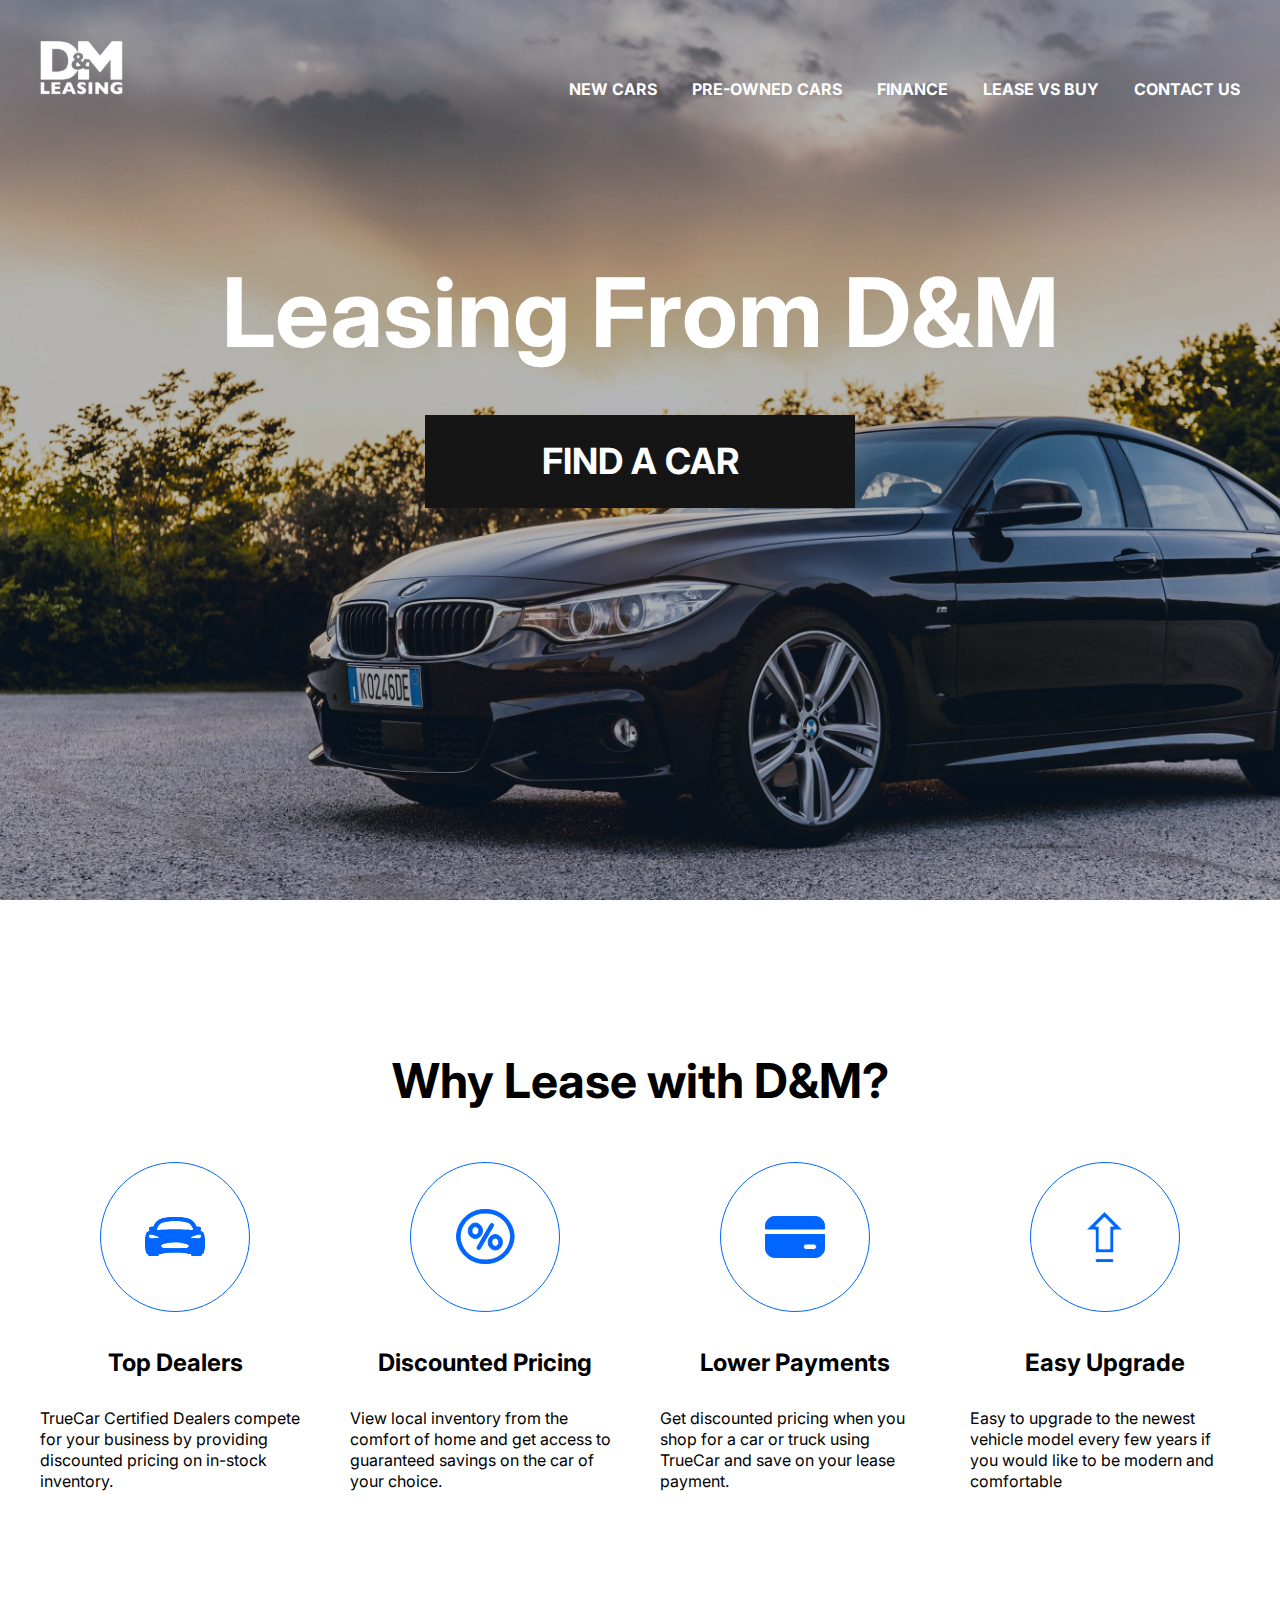
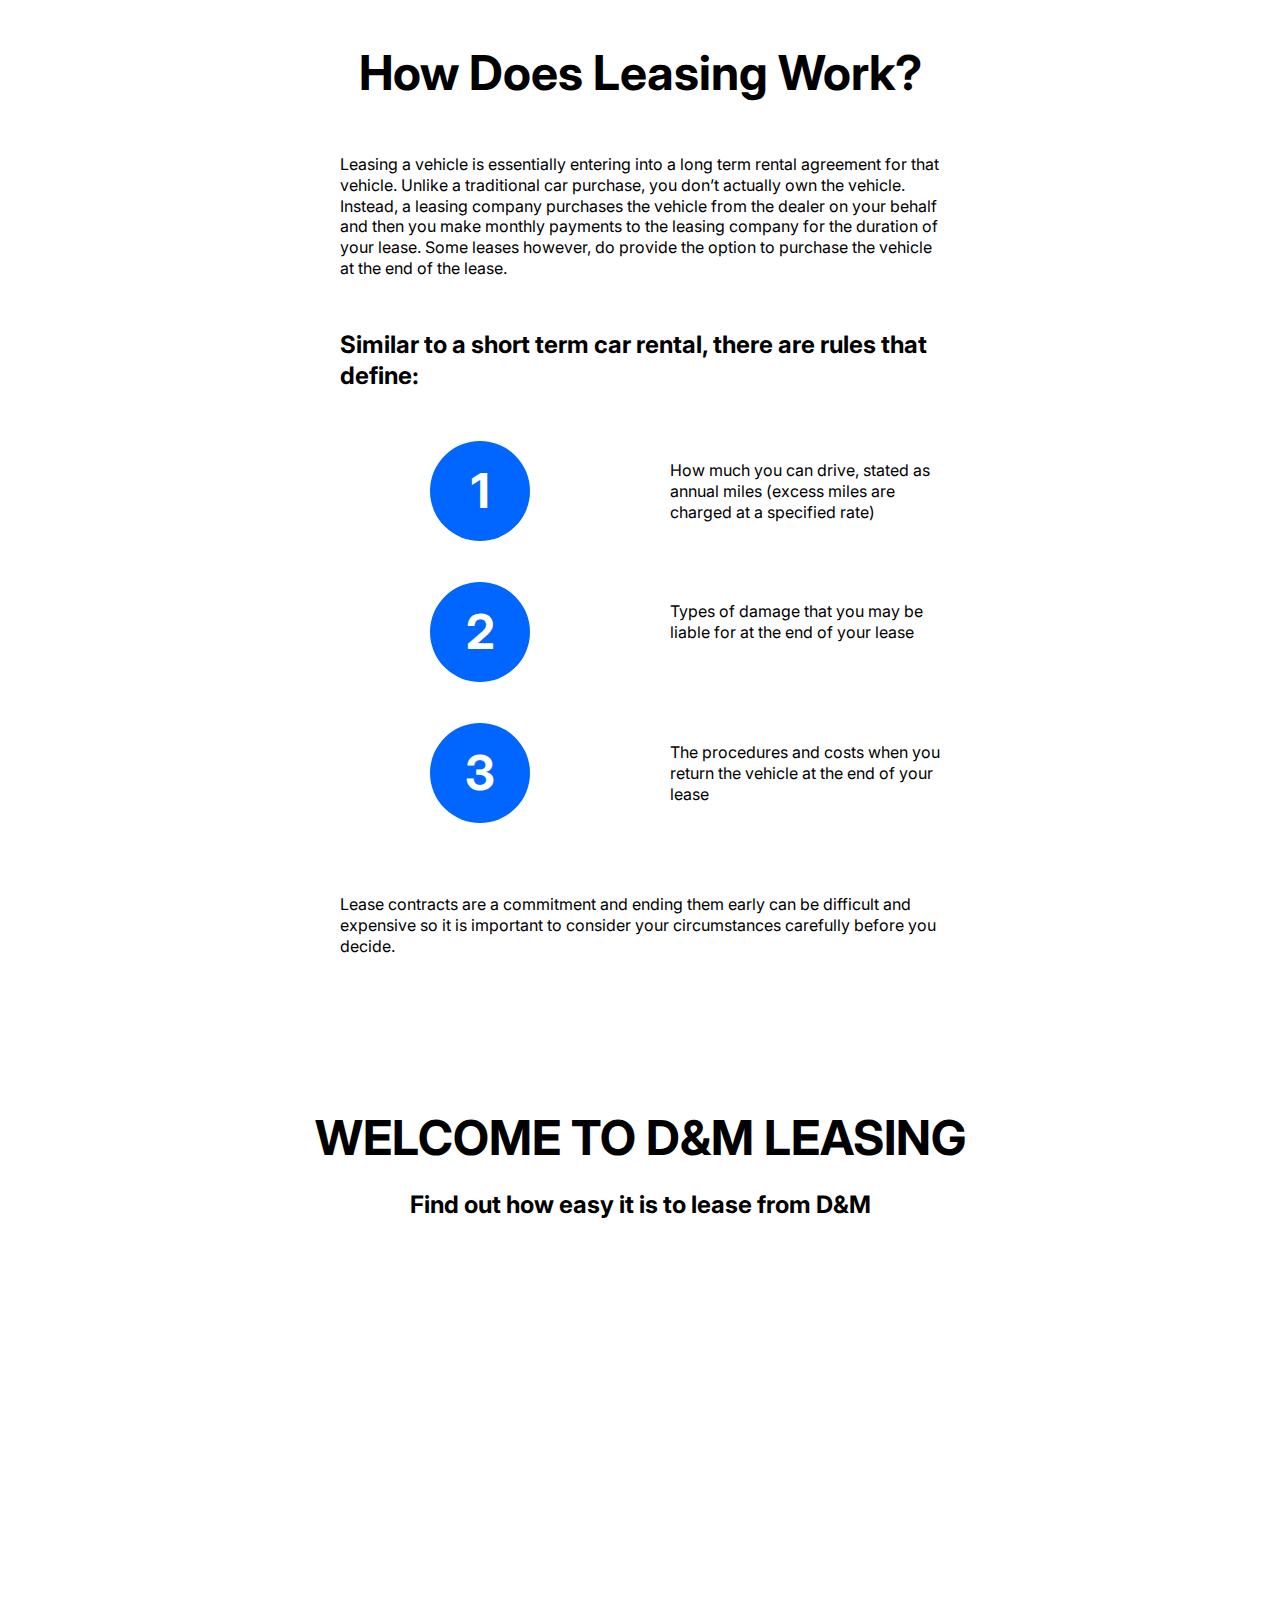
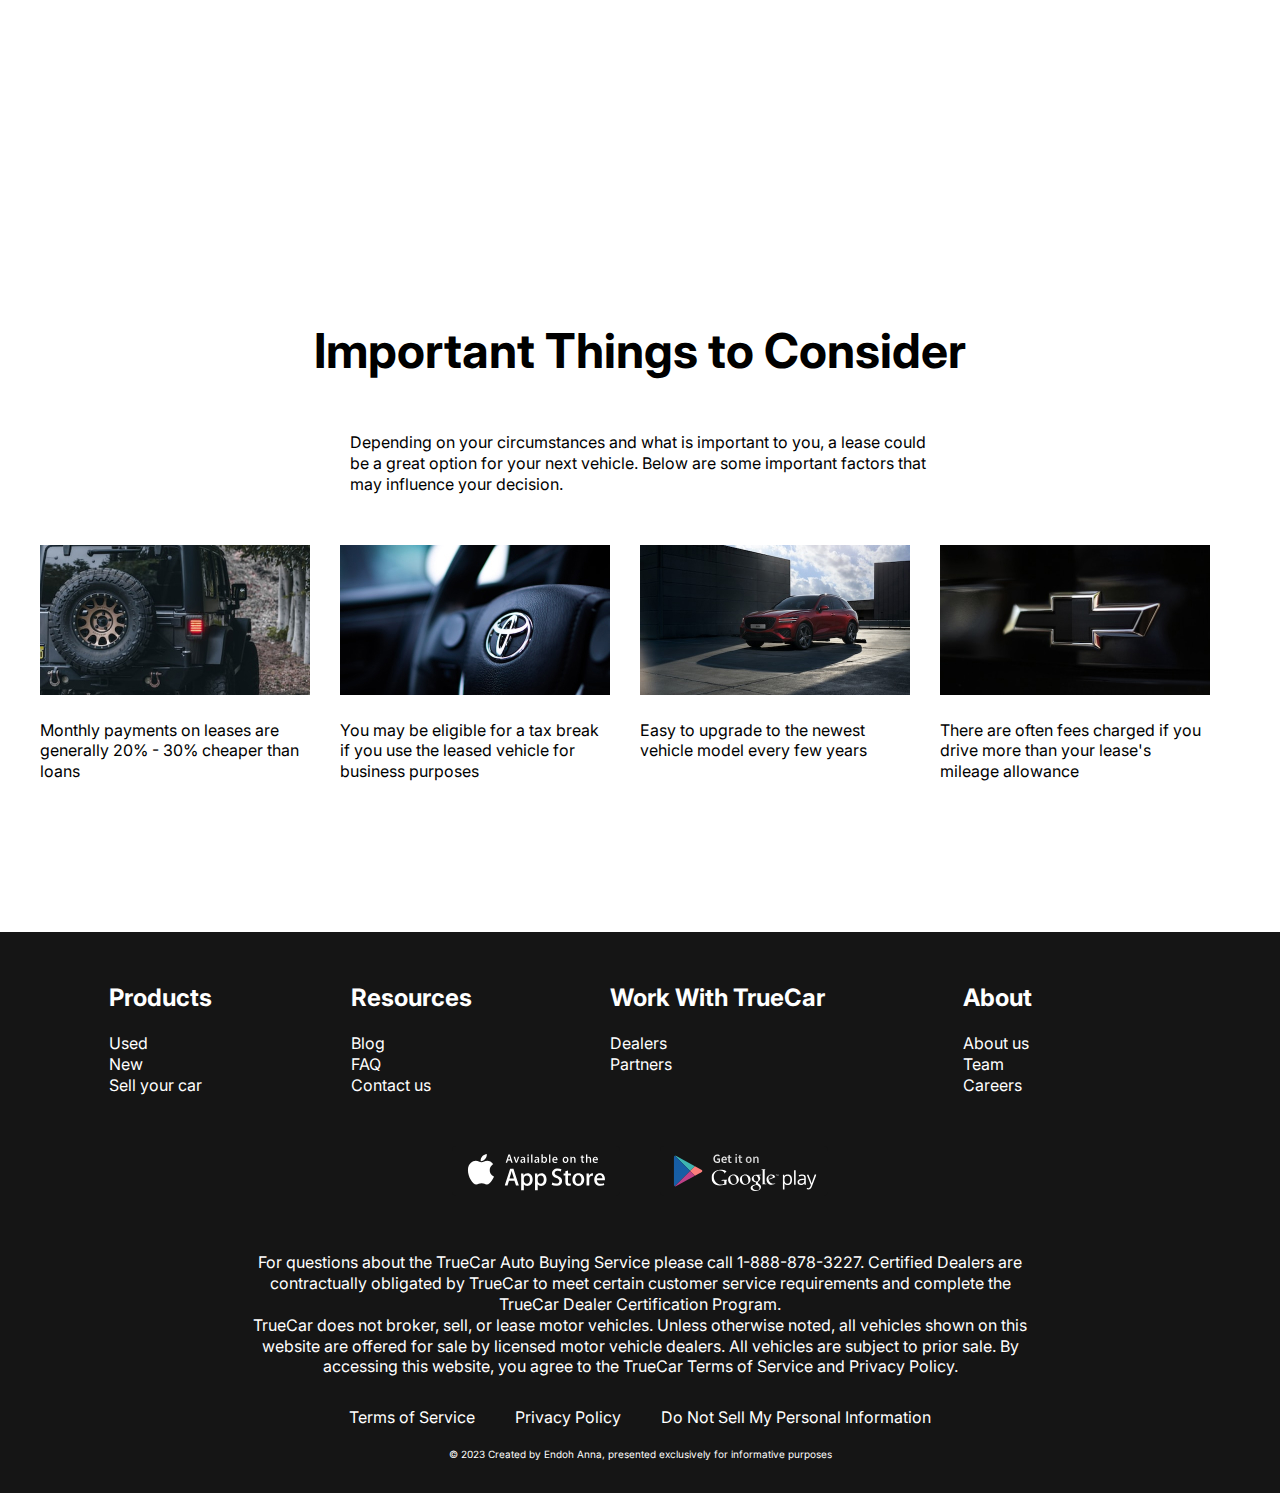
<file: index.html>
<!DOCTYPE html>
<html lang="en">
<head>
    <meta charset="UTF-8">
    <meta http-equiv="X-UA-Compatible" content="IE=edge">
    <meta name="viewport" content="width=device-width, initial-scale=1.0">
    <title>Lease-cars</title>
    <link rel="stylesheet" href="https://cdn.jsdelivr.net/npm/swiper@9/swiper-bundle.min.css"/>
    <link rel="preconnect" href="https://fonts.googleapis.com">
    <link rel="preconnect" href="https://fonts.gstatic.com" crossorigin>
    <link href="https://fonts.googleapis.com/css2?family=Inter:wght@400;700&family=Roboto:ital,wght@1,500&display=swap" rel="stylesheet">
    <!-- 
     -->
    <link rel="stylesheet" href="style.css">
</head>
<body>
    <div class="wrapper">
        <header class="header header_main">
            <div class="container">
                <div class="header_inner">
                    <a href="index.html" class="logo">
                        <img class="logo_img" src="images/logo.svg" alt="">
                    </a>
                    <nav class="menu">
                        <button class="menu_btn">
                            <span></span>
                            <span></span>
                            <span></span>
                        </button>
                        <ul class="menu_list">
                            <li class="menu_list-item">
                                <a href="new-cars.html" class="menu_list-link">NEW CARS</a>
                            </li>
                            <li class="menu_list-item">
                                <a href="#" class="menu_list-link">PRE-OWNED CARS</a>
                            </li>
                            <li class="menu_list-item">
                                <a href="#" class="menu_list-link">FINANCE</a>
                            </li>
                            <li class="menu_list-item">
                                <a href="#" class="menu_list-link">LEASE VS BUY</a>
                            </li>
                            <li class="menu_list-item">
                                <a href="contacts.html" class="menu_list-link">CONTACT US</a>
                            </li>
                        </ul>
                    </nav>
                </div>
            </div>
        </header>
        <main class="main">
            <section class="top">
                <div class="container">
                    <h1 class="title">Leasing From D&M </h1>
                    <a href="new-cars.html" class="top_link">FIND A CAR </a>
                </div>
            </section>           
             
            <!-- используем swiperjs.com -->
              <div class="slider"> 
                <div class="swiper ">
                    <div class="swiper-pagination"></div>
                    <div class="swiper_wrapper">
                        <div class="swiper-slide" style="background-image: url(images/slider-1.jpg);"></div>
                       
                      
                        <!-- <div class="swiper-slide" style="background-image: url(images/slider-2.jpg);"></div> -->
                        <!-- <div class="swiper-slide" style="background-image: url(images/slider-1.jpg);"></div>
                        <div class="swiper-slide" style="background-image: url(images/slider-1.jpg);"></div>   -->
                    </div>
                    <div class="swiper-pagination"></div> 
                </div>
            </div>  
            <section class="why-lease">
                <div class="container">
                    <h2 class="section_title">          
                        Why Lease with D&M?
                    </h2>
                    <ul class="why_lease-list">
                        <li class="why_lease-item">
                            <img src="images/why_lease-1.svg" alt="" class="why_lease-item-img">
                            <h3 class="why_lease-item-title">
                                Top Dealers
                            </h3>
                            <p class="why_lease-item-text">
                                TrueCar Certified Dealers compete for your business by providing discounted pricing on in-stock inventory.

                            </p>
                        </li>
                        <li class="why_lease-item">
                            <img src="images/why_lease-2.svg" alt="" class="why_lease-item-img">
                            <h3 class="why_lease-item-title">
                                Discounted Pricing
                            </h3>
                            <p class="why_lease-item-text">
                                View local inventory from the comfort of home and get access to guaranteed savings on the car of your choice.

                            </p>
                        </li>
                        <li class="why_lease-item">
                            <img src="images/why_lease-3.svg" alt="" class="why_lease-item-img">
                            <h3 class="why_lease-item-title">
                                Lower Payments
                            </h3>
                            <p class="why_lease-item-text">
                                Get discounted pricing when you shop for a car or truck using TrueCar and save on your lease payment.                              

                            </p>
                        </li>
                        <li class="why_lease-item">
                            <img src="images/why_lease-4.svg" alt="" class="why_lease-item-img">
                            <h3 class="why_lease-item-title">
                                Easy Upgrade

                            </h3>
                            <p class="why_lease-item-text">
                                Easy to upgrade to the newest vehicle model every few years if you would like to be modern and comfortable

                            </p>
                        </li>
                    </ul>
                </div>
            </section>   
            <section class="how-does">
                <div class="container">
                   <div class="how_does-inner">
                    <h2 class="section_title">
                        How Does Leasing Work?
                    </h2>
                    <p class="how_does-text">
                        Leasing a vehicle is essentially entering into a long term rental agreement for that vehicle. Unlike a traditional car purchase, you don’t actually own the vehicle. Instead, a leasing company purchases the vehicle from the dealer on your behalf and then you make monthly payments to the leasing company for the duration of your lease. Some leases however, do provide the option to purchase the vehicle at the end of the lease.
                    </p>
<h4 class="how_does-title">
    Similar to a short term car rental, there are rules that define:
</h4>
<ol class="how_does-list">
    <li class="how_does-item"> 
        How much you can drive, stated as annual miles (excess miles are charged at a specified rate)
    </li>
    <li class="how_does-item">
        Types of damage that you may be liable for at the end of your lease

    </li>
    <li class="how_does-item">
        The procedures and costs when you return the vehicle at the end of your lease

    </li>
</ol>

                    <p class="how_does-text">
                        Lease contracts are a commitment and ending them early can be difficult and expensive so it is important to consider your circumstances carefully before you decide.
                    </p>
                   </div>

                </div>
            </section>  
            <section class="video">
                <div class="container">
                    <h2 class="section_title video_title">
                        WELCOME TO D&M LEASING
                    </h2>
                    <p class="video_text">
                        Find out how easy it is to lease from D&M
                    </p>
                    <iframe class="video_content" width="1000" height="500" src="https://www.youtube.com/embed/FvmC-9C_gug?controls=0" title="YouTube video player" frameborder="0" allow="accelerometer; autoplay; clipboard-write; encrypted-media; gyroscope; picture-in-picture; web-share" allowfullscreen></iframe>
                </div>
            </section> 
            <section class="important">
                <div class="container">
                   <h2 class="section_title importnant_title">
                    Important Things to Consider
                   </h2>
                   <p class="important_text">
                    Depending on your circumstances and what is important to you, a lease could be a great option for your next vehicle. Below are some important factors that may influence your decision.
                   </p>
                   <ul class="important_list">
                    <li class="important_item">
                        <img class="important_item_img" src="images/imp-1.jpg" alt="">
                        <p class="important_item_text">
                            Monthly payments on leases are generally 20% - 30% cheaper than loans
                        </p>
                    </li>
                    <li class="important_item">
                        <img class="important_item_img" src="images/imp-2.jpg" alt="">
                        <p class="important_item_text">
                            You may be eligible for a tax break if you use the leased vehicle for business purposes
                        </p>
                    </li>
                    <li class="important_item">
                        <img class="important_item_img" src="images/imp-3.jpg" alt="">
                        <p class="important_item_text">
                            Easy to upgrade to the newest vehicle model every few years
                        </p>
                    </li>
                    <li class="important_item">
                        <img class="important_item_img" src="images/imp-4.jpg" alt="">
                        <p class="important_item_text">
                            There are often fees charged if you drive more than your lease's mileage allowance   
                            
                        </p>
                    </li>
                   </ul>

                    </div>

                    </div>

                </div>
            </section>  
        </main>
        <footer class="footer">
            <div class="container">
                <nav class="footer_menu">
                    <ul class="footer_menu-list">
                        <li class="footer_menu-item">
                            <p class="footer_menu-title">Products </p>
                        </li>    
                        <li class="footer_menu-item">
                            <a href="#" class="footer_menu-link"> Used </a>
                        </li>
                        <li class="footer_menu-item"><a href="#" class="footer_menu-link"> New </a>
                        </li>
                        <li class="footer_menu-item">  <a href="#" class="footer_menu-link">Sell your car  </a>
                        </li>
                    </ul>
                    <ul class="footer_menu-list">
                        <li class="footer_menu-item">
                            <p class="footer_menu-title">Resources </p>
                     </li>
                        <li class="footer_menu-item"><a href="#" class="footer_menu-link"> Blog</a></li>
                        <li class="footer_menu-item"><a href="#" class="footer_menu-link">FAQ </a></li>
                        <li class="footer_menu-item"><a href="#" class="footer_menu-link">Contact us </a></li>

                    </ul>
                    <ul class="footer_menu-list">
                        <li class="footer_menu-item">
                            <p class="footer_menu-title">Work With TrueCar </p> 
                        </li>
                        <li class="footer_menu-item"><a href="#" class="footer_menu-link">Dealers </a>
                        </li>
                        <li class="footer_menu-item"><a href="#" class="footer_menu-link">Partners </a>
                        </li>
                        

                    </ul>
                    <ul class="footer_menu-list">
                        <li class="footer_menu-item">
                            <p class="footer_menu-title">About </p> 
                        </li>
                        <li class="footer_menu-item"><a href="#" class="footer_menu-link">About us</a>
                        </li>
                        <li class="footer_menu-item"><a href="#" class="footer_menu-link">Team </a>
                        </li>
                        <li class="footer_menu-item"><a href="#" class="footer_menu-link">Careers </a>
                        </li>

                    </ul>                            
                    <ul class="footer_menu-list">
                        <li class="footer_menu-item">
                            <p class="footer_menu-title"> </p> 
                        </li>
                        <li class="footer_menu-item"><a href="#" class="footer_menu-link"></a>
                        </li>
                        <li class="footer_menu-item"><a href="#" class="footer_menu-link"></a>
                        </li>
                        <li class="footer_menu-item"><a href="#" class="footer_menu-link"></a>
                        </li>
                    </ul>
                </nav>
                <ul class="app">
                    <li class="app_item">
                        <a href="#" class="app_item-link">
                            <img class="app_item-img" src="images/appstore.svg" alt="">
                        </a>
                    </li>
                    <li class="app_item">
                        <a href="#" class="app_item-link">
                            <img class="app_item-img" src="images/googleplay.svg" alt="">
                        </a>
                    </li>
                </ul>
                <div class="footer_copy">
                    <p class="footer_copy-text">
                        For questions about the TrueCar Auto Buying Service please call 1-888-878-3227.
                        Certified Dealers are contractually obligated by TrueCar to meet certain customer service requirements and complete the TrueCar Dealer Certification Program.
                    </p>
                        <p class="footer_copy-text">    
                        TrueCar does not broker, sell, or lease motor vehicles. Unless otherwise noted, all vehicles shown on this website are offered for sale by licensed motor vehicle dealers. All vehicles are subject to prior sale. By accessing this website, you agree to the TrueCar Terms of Service and Privacy Policy.
                    </p>
                </div>
                <nav class="copy_nav">
                    <ul class="copy_nav-list">
                        <li class="copy_nav-item"><a href="#" class="copy_nav-link">Terms of Service </a>
                        </li>
                        <li class="copy_nav-item"><a href="#" class="copy_nav-link">Privacy Policy </a>
                        </li>
                        <li class="copy_nav-item"><a href="#" class="copy_nav-link">Do Not Sell My Personal Information </a>
                        </li>
                    </ul>
                </nav>
                <div class="creater">
                    <p>© 2023 Created by Endoh Anna, presented  exclusively for informative purposes </p>
                </div>
            </div>
        </footer>
    </div>
    <script src="https://cdn.jsdelivr.net/npm/swiper@9/swiper-bundle.min.js"></script>
    <script src="script.js"></script>
</body>
</html>
</file>
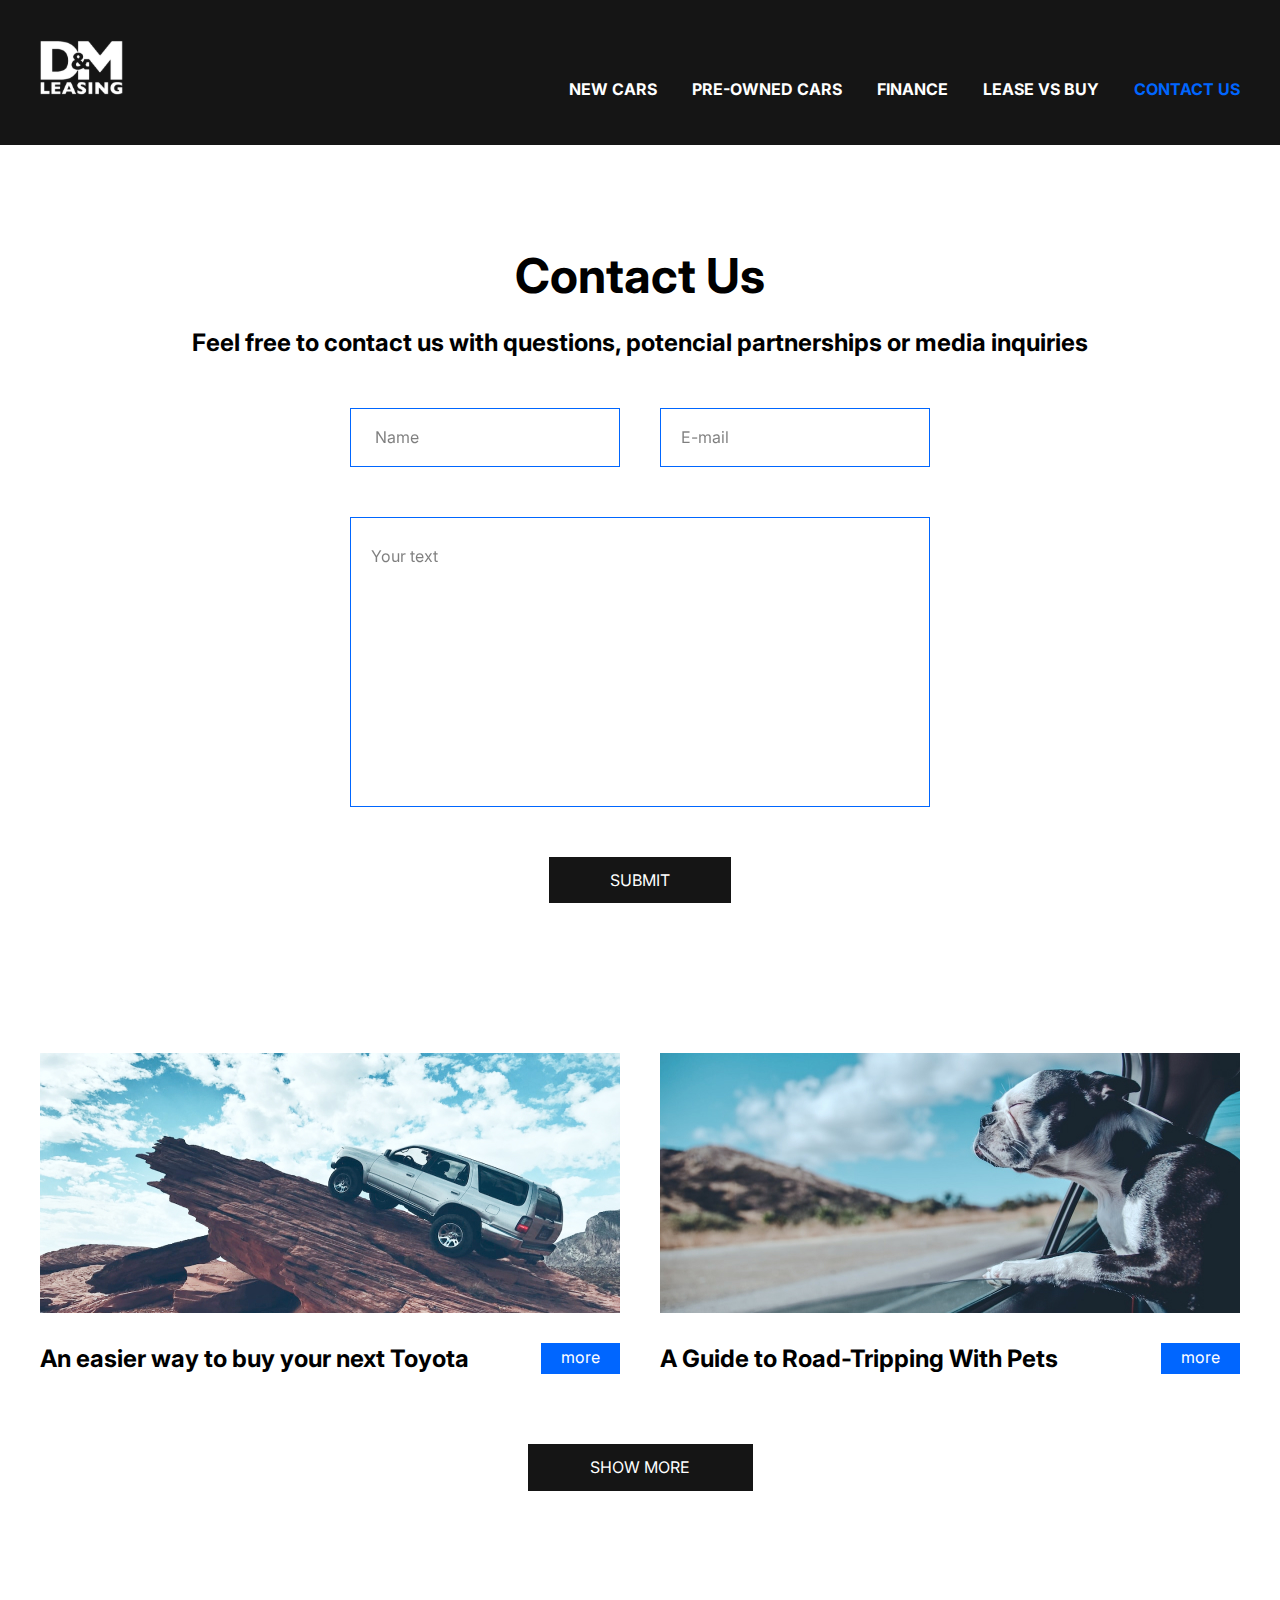
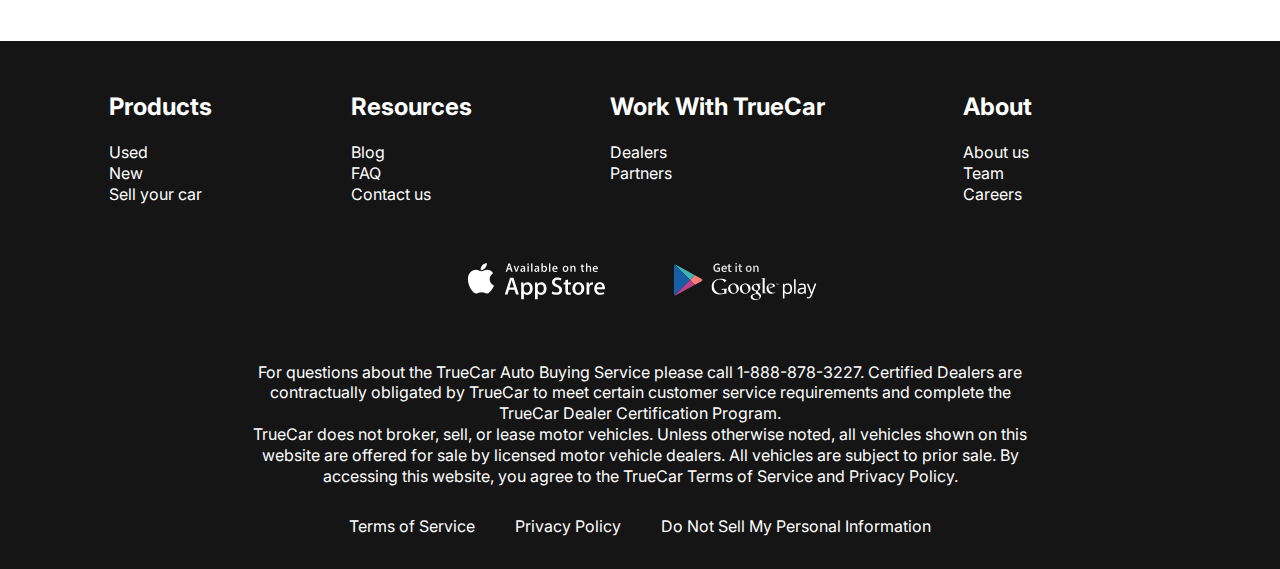
<file: contacts.html>
<!DOCTYPE html>
<html lang="en">
<head>
    <meta charset="UTF-8">
    <meta http-equiv="X-UA-Compatible" content="IE=edge">
    <meta name="viewport" content="width=device-width, initial-scale=1.0">
    <title>Document</title>
    <link rel="preconnect" href="https://fonts.googleapis.com">
<link rel="preconnect" href="https://fonts.gstatic.com" crossorigin>
<link href="https://fonts.googleapis.com/css2?family=Inter:wght@400;700&family=Roboto:ital,wght@1,500&display=swap" rel="stylesheet">
<!-- <link rel="stylesheet" href="media.css"> -->
    <link rel="stylesheet" href="style.css">
</head>
<body>
    <div class="wrapper">
        <header class="header ">
            <div class="container">
                <div class="header_inner">
                    <a href="index.html" class="logo">
                        <img class="logo_img" src="images/logo.svg" alt="">
                    </a>
                    <nav class="menu">
                        <button class="menu_btn">
                            <span></span>
                            <span></span>
                            <span></span>
                        </button>
                        <ul class="menu_list">
                            <li class="menu_list-item">
                                <a href="new-cars.html" class="menu_list-link">NEW CARS</a>
                            </li>
                            <li class="menu_list-item">
                                <a href="#" class="menu_list-link">PRE-OWNED CARS</a>
                            </li>
                            <li class="menu_list-item">
                                <a href="#" class="menu_list-link">FINANCE</a>
                            </li>
                            <li class="menu_list-item">
                                <a href="#" class="menu_list-link">LEASE VS BUY</a>
                            </li>
                            <li class="menu_list-item">
                                <a href="#" class="menu_list-link menu_list-link--active">CONTACT US</a>
                            </li>
                        </ul>
                    </nav>
                </div>
            </div>
        </header>
        <main class="main">
            <section class="contacts">
                <div class="container">
                    <h2 class="section_title contacts_title">
                        Contact Us
                    </h2>
                    <p class="contacts_text">
                        Feel free to contact us with questions, potencial partnerships or media inquiries
                    </p>
                    <form action="#" class="form">
                        <input type="text" placeholder=" Name" class="form_input">
                        <input type="email" placeholder="E-mail" class="form_input">
                        <textarea class="form_textarea" placeholder="Your text"></textarea>
                        <button class="form_btn" type="submit">Submit</button>
                    </form>
                </div>
            </section>
            <section class="blog">
                <div class="container">
                    <div class="blog-items">
                        <div class="blog_item">
                            <img class="blog_item_img" src="images/blog-1.jpg" alt="">
                            <h4 class="blog_item_title">
                                An easier way to buy your next Toyota
                            </h4>
                            <a class="blog_item_link" href="#">more</a>
                        </div>
                        <div class="blog_item">
                            <img class="blog_item_img" src="images/blog-3.jpg" alt="">
                            <h4 class="blog_item_title">
                                A Guide to Road-Tripping With Pets
                            </h4>
                            <a class="blog_item_link" href="#">more</a>
                        </div>
                    </div>
                    <a href="#" class="show_link">Show more</a>
                </div>
            </section>
        </main>
        <footer class="footer">
            <div class="container">
                <nav class="footer_menu">
                    <ul class="footer_menu-list">
                        <li class="footer_menu-item">
                            <p class="footer_menu-title">Products </p>
                        </li>    
                        <li class="footer_menu-item">
                            <a href="#" class="footer_menu-link"> Used </a>
                        </li>
                        <li class="footer_menu-item"><a href="#" class="footer_menu-link"> New </a>
                        </li>
                        <li class="footer_menu-item">  <a href="#" class="footer_menu-link">Sell your car  </a>
                        </li>
                    </ul>
                    <ul class="footer_menu-list">
                        <li class="footer_menu-item">
                            <p class="footer_menu-title">Resources </p>
                     </li>
                        <li class="footer_menu-item"><a href="#" class="footer_menu-link"> Blog</a></li>
                        <li class="footer_menu-item"><a href="#" class="footer_menu-link">FAQ </a></li>
                        <li class="footer_menu-item"><a href="#" class="footer_menu-link">Contact us </a></li>

                    </ul>
                    <ul class="footer_menu-list">
                        <li class="footer_menu-item">
                            <p class="footer_menu-title">Work With TrueCar </p> 
                        </li>
                        <li class="footer_menu-item"><a href="#" class="footer_menu-link">Dealers </a>
                        </li>
                        <li class="footer_menu-item"><a href="#" class="footer_menu-link">Partners </a>
                        </li>
                        

                    </ul>
                    <ul class="footer_menu-list">
                        <li class="footer_menu-item">
                            <p class="footer_menu-title">About </p> 
                        </li>
                        <li class="footer_menu-item"><a href="#" class="footer_menu-link">About us</a>
                        </li>
                        <li class="footer_menu-item"><a href="#" class="footer_menu-link">Team </a>
                        </li>
                        <li class="footer_menu-item"><a href="#" class="footer_menu-link">Careers </a>
                        </li>

                    </ul>                            
                    <ul class="footer_menu-list">
                        <li class="footer_menu-item">
                            <p class="footer_menu-title"> </p> 
                        </li>
                        <li class="footer_menu-item"><a href="#" class="footer_menu-link"></a>
                        </li>
                        <li class="footer_menu-item"><a href="#" class="footer_menu-link"></a>
                        </li>
                        <li class="footer_menu-item"><a href="#" class="footer_menu-link"></a>
                        </li>
                    </ul>
                </nav>
                <ul class="app">
                    <li class="app_item">
                        <a href="#" class="app_item-link">
                            <img class="app_item-img" src="images/appstore.svg" alt="">
                        </a>
                    </li>
                    <li class="app_item">
                        <a href="#" class="app_item-link">
                            <img class="app_item-img" src="images/googleplay.svg" alt="">
                        </a>
                    </li>
                </ul>
                <div class="footer_copy">
                    <p class="footer_copy-text">
                        For questions about the TrueCar Auto Buying Service please call 1-888-878-3227.
                        Certified Dealers are contractually obligated by TrueCar to meet certain customer service requirements and complete the TrueCar Dealer Certification Program.
                    </p>
                        <p class="footer_copy-text">    
                        TrueCar does not broker, sell, or lease motor vehicles. Unless otherwise noted, all vehicles shown on this website are offered for sale by licensed motor vehicle dealers. All vehicles are subject to prior sale. By accessing this website, you agree to the TrueCar Terms of Service and Privacy Policy.
                    </p>
                </div>
                <nav class="copy_nav">
                    <ul class="copy_nav-list">
                        <li class="copy_nav-item"><a href="#" class="copy_nav-link">Terms of Service </a>
                        </li>
                        <li class="copy_nav-item"><a href="#" class="copy_nav-link">Privacy Policy </a>
                        </li>
                        <li class="copy_nav-item"><a href="#" class="copy_nav-link">Do Not Sell My Personal Information </a>
                        </li>
                    </ul>
                </nav>
            </div>
        </footer>
    </div>
</body>
</html>
</file>
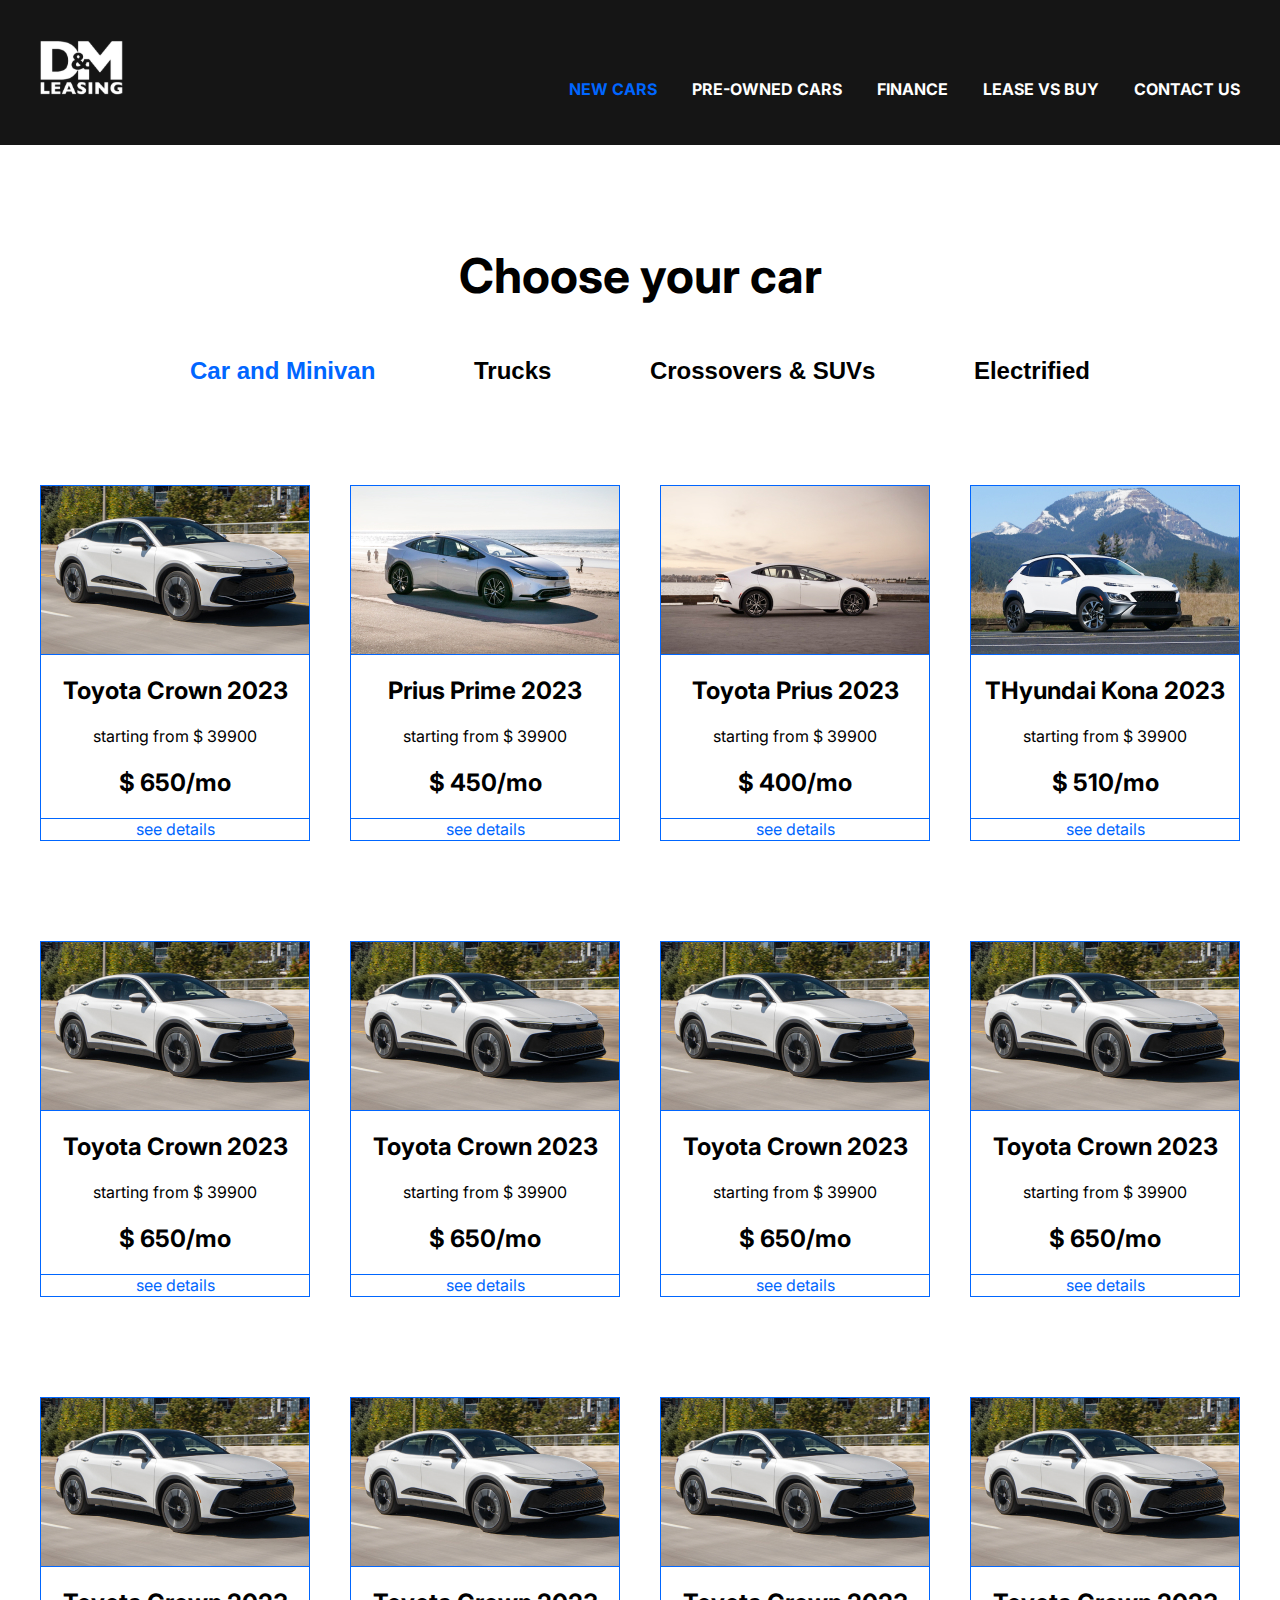
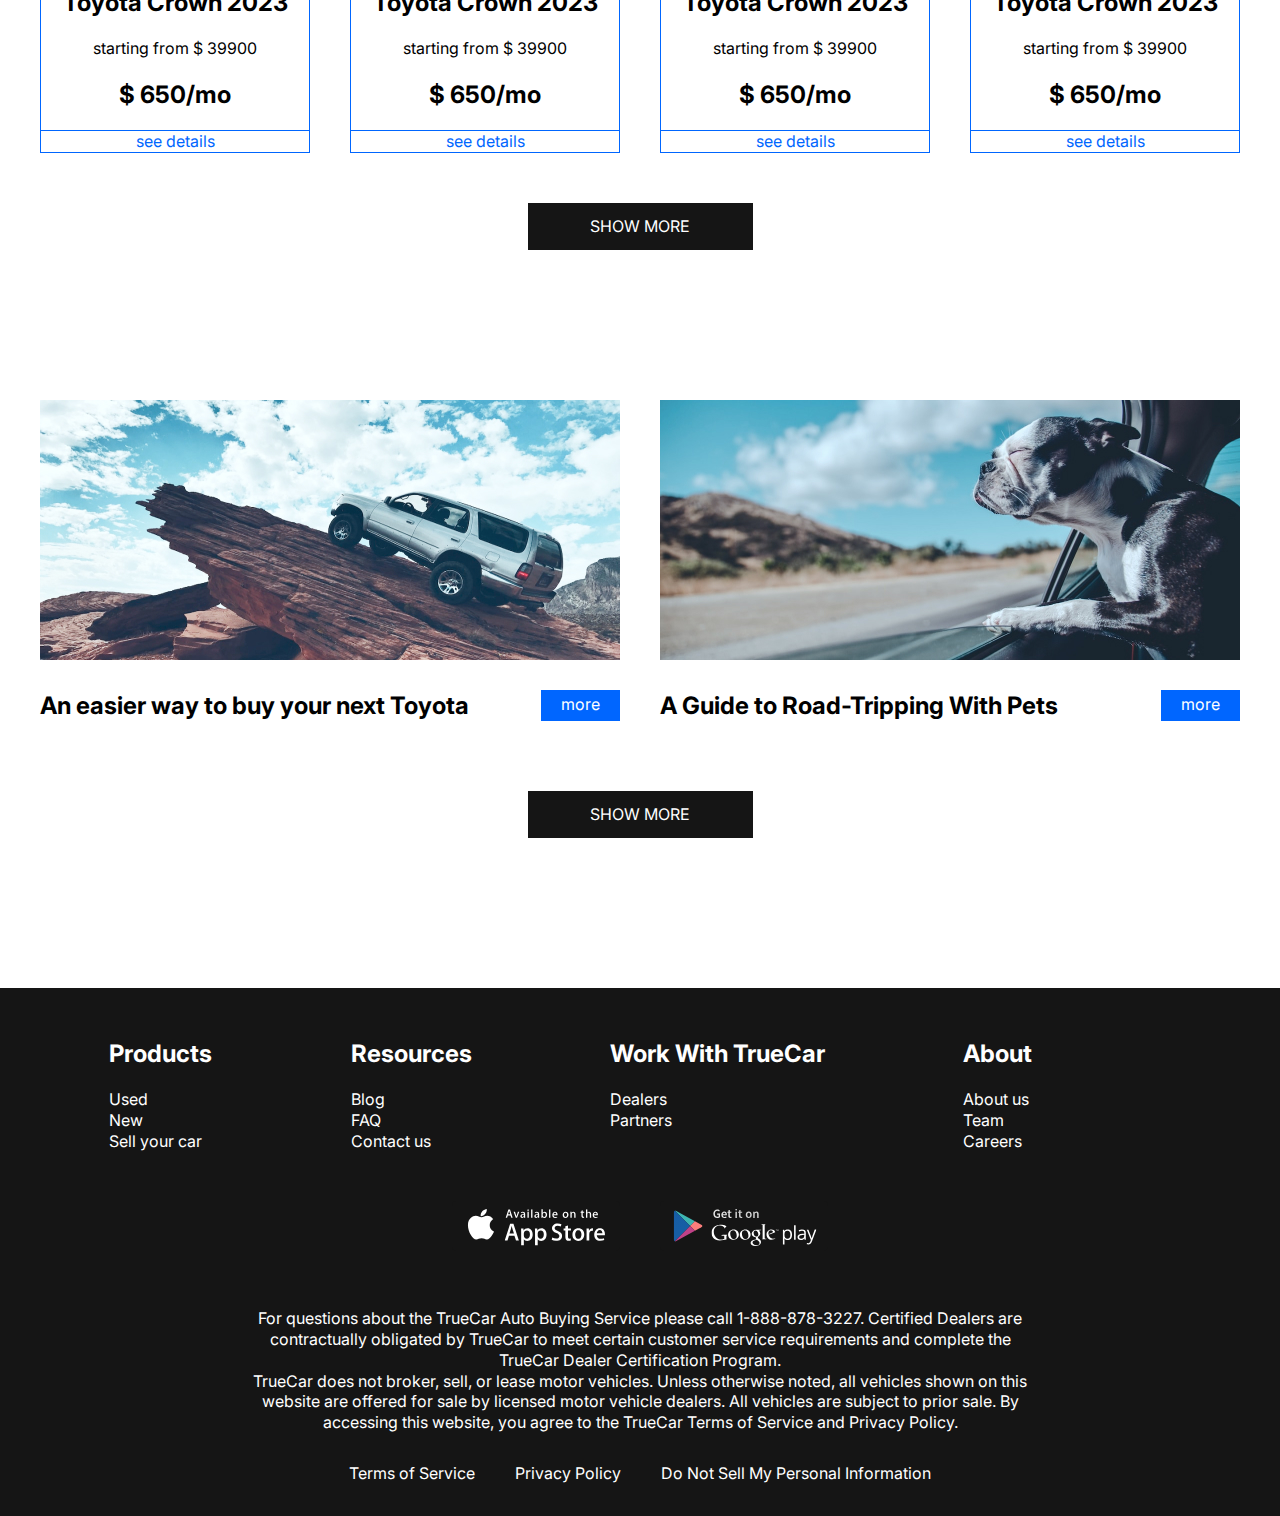
<file: new-cars.html>
<!DOCTYPE html>
<html lang="en">
<head>
    <meta charset="UTF-8">
    <meta http-equiv="X-UA-Compatible" content="IE=edge">
    <meta name="viewport" content="width=device-width, initial-scale=1.0">
    <title>Document</title>
    <link rel="preconnect" href="https://fonts.googleapis.com">
<link rel="preconnect" href="https://fonts.gstatic.com" crossorigin>
<link href="https://fonts.googleapis.com/css2?family=Inter:wght@400;700&family=Roboto:ital,wght@1,500&display=swap" rel="stylesheet">
<!-- <link rel="stylesheet" href="media.css"> -->
    <link rel="stylesheet" href="style.css">
</head>
<body>
    <div class="wrapper">
        <header class="header ">
            <div class="container">
                <div class="header_inner">
                    <a href="index.html" class="logo">
                        <img class="logo_img" src="images/logo.svg" alt="">
                    </a>
                    <nav class="menu">
                        <button class="menu_btn">
                            <span></span>
                            <span></span>
                            <span></span>
                        </button>
                        <ul class="menu_list">
                            <li class="menu_list-item">
                                <a href="#" class="menu_list-link menu_list-link--active">NEW CARS</a>
                            </li>
                            <li class="menu_list-item">
                                <a href="#" class="menu_list-link">PRE-OWNED CARS</a>
                            </li>
                            <li class="menu_list-item">
                                <a href="#" class="menu_list-link">FINANCE</a>
                            </li>
                            <li class="menu_list-item">
                                <a href="#" class="menu_list-link">LEASE VS BUY</a>
                            </li>
                            <li class="menu_list-item">
                                <a href="contacts.html" class="menu_list-link">CONTACT US</a>
                            </li>
                        </ul>
                    </nav>
                </div>
            </div>
        </header>
        <main class="main">
            <section class="choose">
                <div class="container">
                    <h2 class="section_title">
                        Choose your car
                    </h2>
                    <div class="tabs">
                        <div class="tabs_btn">
                            <button class="tabs_btn-item tabs_btn-item--active" data-button="content-1">Car and Minivan</button>
                            <button class="tabs_btn-item" data-button="content-2">Trucks</button>
                            <button class="tabs_btn-item" data-button="content-3">Crossovers & SUVs</button>
                            <button class="tabs_btn-item" data-button="content-4">Electrified</button>
                        </div>
                        <div class="tabs_content">
                            <div class="tabs_content-item tabs_content-item--active" id="content-1">
                                <div class="card">
                                    <img class="card_img" src="images/car-1.jpg" alt="">
                                <div class="card_content">
                                    <h4 class="card_title">Toyota Crown 2023</h4>
                                    <p class="card_text">starting from $ 39900</p>
                                    <p class="card_price">$ 650/mo</p>
                                </div>
                                    <a href="#" class="card_link">see details</a>
                                </div>
                                <div class="card">                    
                                    <img class="card_img" src="images/car-2.jpg" alt="">
                                    <div class="card_content">
                                    <h4 class="card_title">Prius Prime 2023</h4>
                                    <p class="card_text">starting from $ 39900</p>
                                    <p class="card_price"> $ 450/mo</p>                                      
                                </div>
                                    <a href="#" class="card_link">see details</a>
                                </div>
                                <div class="card">                                    
                                    <img class="card_img" src="images/car-3.jpg" alt="">
                                    <div class="card_content">
                                    <h4 class="card_title">Toyota Prius 2023</h4>
                                    <p class="card_text">starting from $ 39900</p>
                                    <p class="card_price">$ 400/mo</p>
                                </div>
                                    <a href="#" class="card_link">see details</a>
                                </div>
                                <div class="card">
                                    <img class="card_img" src="images/car-4.jpg" alt="">
                                    <div class="card_content">
                                    <h4 class="card_title">THyundai Kona 2023</h4>
                                    <p class="card_text">starting from $ 39900</p>
                                    <p class="card_price">$ 510/mo</p>
                                </div>
                                    <a href="#" class="card_link">see details</a>
                                </div>
                                <div class="card">
                                    <img class="card_img" src="images/car-1.jpg" alt="">
                                <div class="card_content">
                                    <h4 class="card_title">Toyota Crown 2023</h4>
                                    <p class="card_text">starting from $ 39900</p>
                                    <p class="card_price">$ 650/mo</p>
                                </div>
                                    <a href="#" class="card_link">see details</a>
                                </div>
                                <div class="card">
                                    <img class="card_img" src="images/car-1.jpg" alt="">
                                <div class="card_content">
                                    <h4 class="card_title">Toyota Crown 2023</h4>
                                    <p class="card_text">starting from $ 39900</p>
                                    <p class="card_price">$ 650/mo</p>
                                </div>
                                    <a href="#" class="card_link">see details</a>
                                </div>
                                <div class="card">
                                    <img class="card_img" src="images/car-1.jpg" alt="">
                                <div class="card_content">
                                    <h4 class="card_title">Toyota Crown 2023</h4>
                                    <p class="card_text">starting from $ 39900</p>
                                    <p class="card_price">$ 650/mo</p>
                                </div>
                                    <a href="#" class="card_link">see details</a>
                                </div>
                                <div class="card">
                                    <img class="card_img" src="images/car-1.jpg" alt="">
                                <div class="card_content">
                                    <h4 class="card_title">Toyota Crown 2023</h4>
                                    <p class="card_text">starting from $ 39900</p>
                                    <p class="card_price">$ 650/mo</p>
                                </div>
                                    <a href="#" class="card_link">see details</a>
                                </div>
                                <div class="card">
                                    <img class="card_img" src="images/car-1.jpg" alt="">
                                <div class="card_content">
                                    <h4 class="card_title">Toyota Crown 2023</h4>
                                    <p class="card_text">starting from $ 39900</p>
                                    <p class="card_price">$ 650/mo</p>
                                </div>
                                    <a href="#" class="card_link">see details</a>
                                </div>
                                <div class="card">
                                    <img class="card_img" src="images/car-1.jpg" alt="">
                                <div class="card_content">
                                    <h4 class="card_title">Toyota Crown 2023</h4>
                                    <p class="card_text">starting from $ 39900</p>
                                    <p class="card_price">$ 650/mo</p>
                                </div>
                                    <a href="#" class="card_link">see details</a>
                                </div>
                                <div class="card">
                                    <img class="card_img" src="images/car-1.jpg" alt="">
                                <div class="card_content">
                                    <h4 class="card_title">Toyota Crown 2023</h4>
                                    <p class="card_text">starting from $ 39900</p>
                                    <p class="card_price">$ 650/mo</p>
                                </div>
                                    <a href="#" class="card_link">see details</a>
                                </div>
                                <div class="card">
                                    <img class="card_img" src="images/car-1.jpg" alt="">
                                <div class="card_content">
                                    <h4 class="card_title">Toyota Crown 2023</h4>
                                    <p class="card_text">starting from $ 39900</p>
                                    <p class="card_price">$ 650/mo</p>
                                </div>
                                    <a href="#" class="card_link">see details</a>
                                </div>
                            </div> 

                            <div class="tabs_content-item" id="content-2"> 
                                <div class="card">
                                    <img class="card_img" src="images/car-1.jpg" alt="">
                                <div class="card_content">
                                    <h4 class="card_title">Toyota Crown 2023</h4>
                                    <p class="card_text">starting from $ 39900</p>
                                    <p class="card_price">$ 650/mo</p>
                                </div>
                                    <a href="#" class="card_link">see details</a>
                                </div>
                                <div class="card">                    
                                    <img class="card_img" src="images/car-2.jpg" alt="">
                                    <div class="card_content">
                                    <h4 class="card_title">Prius Prime 2023</h4>
                                    <p class="card_text">starting from $ 39900</p>
                                    <p class="card_price"> $ 450/mo</p>                                      
                                </div>
                                    <a href="#" class="card_link">see details</a>
                                </div>
                                <div class="card">                                    
                                    <img class="card_img" src="images/car-3.jpg" alt="">
                                    <div class="card_content">
                                    <h4 class="card_title">Toyota Prius 2023</h4>
                                    <p class="card_text">starting from $ 39900</p>
                                    <p class="card_price">$ 400/mo</p>
                                </div>
                                    <a href="#" class="card_link">see details</a>
                                </div>
                                <div class="card">
                                    <img class="card_img" src="images/car-4.jpg" alt="">
                                    <div class="card_content">
                                    <h4 class="card_title">THyundai Kona 2023</h4>
                                    <p class="card_text">starting from $ 39900</p>
                                    <p class="card_price">$ 510/mo</p>
                                </div>
                                <a href="#" class="card_link">see details</a>                           
                                </div>  
                            </div>


                            <div class="tabs_content-item" id="content-3">
                                <div class="card">
                                    <img class="card_img" src="images/car-1.jpg" alt="">
                                <div class="card_content">
                                    <h4 class="card_title">Toyota Crown 2023</h4>
                                    <p class="card_text">starting from $ 39900</p>
                                    <p class="card_price">$ 650/mo</p>
                                </div>
                                    <a href="#" class="card_link">see details</a>
                                </div>
                                <div class="card">                    
                                    <img class="card_img" src="images/car-2.jpg" alt="">
                                    <div class="card_content">
                                    <h4 class="card_title">Prius Prime 2023</h4>
                                    <p class="card_text">starting from $ 39900</p>
                                    <p class="card_price"> $ 450/mo</p>                                      
                                </div>
                                    <a href="#" class="card_link">see details</a>
                                </div>
                                <div class="card">                                    
                                    <img class="card_img" src="images/car-3.jpg" alt="">
                                    <div class="card_content">
                                    <h4 class="card_title">Toyota Prius 2023</h4>
                                    <p class="card_text">starting from $ 39900</p>
                                    <p class="card_price">$ 400/mo</p>
                                </div>
                                    <a href="#" class="card_link">see details</a>
                                </div>
                                <div class="card">
                                    <img class="card_img" src="images/car-4.jpg" alt="">
                                    <div class="card_content">
                                    <h4 class="card_title">THyundai Kona 2023</h4>
                                    <p class="card_text">starting from $ 39900</p>
                                    <p class="card_price">$ 510/mo</p>
                                </div>
                                    <a href="#" class="card_link">see details</a>
                                </div>
                                <div class="card">
                                    <img class="card_img" src="images/car-1.jpg" alt="">
                                <div class="card_content">
                                    <h4 class="card_title">Toyota Crown 2023</h4>
                                    <p class="card_text">starting from $ 39900</p>
                                    <p class="card_price">$ 650/mo</p>
                                </div>
                                    <a href="#" class="card_link">see details</a>
                                </div>
                                <div class="card">                    
                                    <img class="card_img" src="images/car-2.jpg" alt="">
                                    <div class="card_content">
                                    <h4 class="card_title">Prius Prime 2023</h4>
                                    <p class="card_text">starting from $ 39900</p>
                                    <p class="card_price"> $ 450/mo</p>                                      
                                </div>
                                    <a href="#" class="card_link">see details</a>
                                </div>
                                <div class="card">                                    
                                    <img class="card_img" src="images/car-3.jpg" alt="">
                                    <div class="card_content">
                                    <h4 class="card_title">Toyota Prius 2023</h4>
                                    <p class="card_text">starting from $ 39900</p>
                                    <p class="card_price">$ 400/mo</p>
                                </div>
                                    <a href="#" class="card_link">see details</a>
                                </div>
                                <div class="card">
                                    <img class="card_img" src="images/car-4.jpg" alt="">
                                    <div class="card_content">
                                    <h4 class="card_title">THyundai Kona 2023</h4>
                                    <p class="card_text">starting from $ 39900</p>
                                    <p class="card_price">$ 510/mo</p>
                                </div>
                                    <a href="#" class="card_link">see details</a>
                                </div>
                            </div>

                            <div class="tabs_content-item" id="content-4"> 
                                <div class="card">
                                    <img class="card_img" src="images/car-1.jpg" alt="">
                                <div class="card_content">
                                    <h4 class="card_title">Toyota Crown 2023</h4>
                                    <p class="card_text">starting from $ 39900</p>
                                    <p class="card_price">$ 650/mo</p>
                                </div>
                                    <a href="#" class="card_link">see details</a>
                                </div>
                                <div class="card">                    
                                    <img class="card_img" src="images/car-2.jpg" alt="">
                                    <div class="card_content">
                                    <h4 class="card_title">Prius Prime 2023</h4>
                                    <p class="card_text">starting from $ 39900</p>
                                    <p class="card_price"> $ 450/mo</p>                                      
                                </div>
                                    <a href="#" class="card_link">see details</a>
                                </div>
                                <div class="card">                                    
                                    <img class="card_img" src="images/car-3.jpg" alt="">
                                    <div class="card_content">
                                    <h4 class="card_title">Toyota Prius 2023</h4>
                                    <p class="card_text">starting from $ 39900</p>
                                    <p class="card_price">$ 400/mo</p>
                                </div>
                                    <a href="#" class="card_link">see details</a>
                                </div>
                                <div class="card">
                                    <img class="card_img" src="images/car-4.jpg" alt="">
                                    <div class="card_content">
                                    <h4 class="card_title">THyundai Kona 2023</h4>
                                    <p class="card_text">starting from $ 39900</p>
                                    <p class="card_price">$ 510/mo</p>
                                </div>
                                <a href="#" class="card_link">see details</a>                                                
                                </div>  
                            </div>                                       
                         
                        </div>
                    </div>
                    <a href="#" class="show_link">Show more</a>
                </div>
            </section>
            <section class="blog">
                <div class="container">
                    <div class="blog-items">
                        <div class="blog_item">
                            <img class="blog_item_img" src="images/blog-1.jpg" alt="">
                            <h4 class="blog_item_title">
                                An easier way to buy your next Toyota
                            </h4>
                            <a class="blog_item_link" href="#">more</a>
                        </div>
                        <div class="blog_item">
                            <img class="blog_item_img" src="images/blog-3.jpg" alt="">
                            <h4 class="blog_item_title">
                                A Guide to Road-Tripping With Pets
                            </h4>
                            <a class="blog_item_link" href="#">more</a>
                        </div>
                    </div>
                    <a href="#" class="show_link">Show more</a>
                </div>
            </section>
        </main>
        <footer class="footer">
            <div class="container">
                <nav class="footer_menu">
                    <ul class="footer_menu-list">
                        <li class="footer_menu-item">
                            <p class="footer_menu-title">Products </p>
                        </li>    
                        <li class="footer_menu-item">
                            <a href="#" class="footer_menu-link"> Used </a>
                        </li>
                        <li class="footer_menu-item"><a href="#" class="footer_menu-link"> New </a>
                        </li>
                        <li class="footer_menu-item">  <a href="#" class="footer_menu-link">Sell your car  </a>
                        </li>
                    </ul>
                    <ul class="footer_menu-list">
                        <li class="footer_menu-item">
                            <p class="footer_menu-title">Resources </p>
                     </li>
                        <li class="footer_menu-item"><a href="#" class="footer_menu-link"> Blog</a></li>
                        <li class="footer_menu-item"><a href="#" class="footer_menu-link">FAQ </a></li>
                        <li class="footer_menu-item"><a href="#" class="footer_menu-link">Contact us </a></li>

                    </ul>
                    <ul class="footer_menu-list">
                        <li class="footer_menu-item">
                            <p class="footer_menu-title">Work With TrueCar </p> 
                        </li>
                        <li class="footer_menu-item"><a href="#" class="footer_menu-link">Dealers </a>
                        </li>
                        <li class="footer_menu-item"><a href="#" class="footer_menu-link">Partners </a>
                        </li>
                        

                    </ul>
                    <ul class="footer_menu-list">
                        <li class="footer_menu-item">
                            <p class="footer_menu-title">About </p> 
                        </li>
                        <li class="footer_menu-item"><a href="#" class="footer_menu-link">About us</a>
                        </li>
                        <li class="footer_menu-item"><a href="#" class="footer_menu-link">Team </a>
                        </li>
                        <li class="footer_menu-item"><a href="#" class="footer_menu-link">Careers </a>
                        </li>

                    </ul>                            
                    <ul class="footer_menu-list">
                        <li class="footer_menu-item">
                            <p class="footer_menu-title"> </p> 
                        </li>
                        <li class="footer_menu-item"><a href="#" class="footer_menu-link"></a>
                        </li>
                        <li class="footer_menu-item"><a href="#" class="footer_menu-link"></a>
                        </li>
                        <li class="footer_menu-item"><a href="#" class="footer_menu-link"></a>
                        </li>
                    </ul>
                </nav>
                <ul class="app">
                    <li class="app_item">
                        <a href="#" class="app_item-link">
                            <img class="app_item-img" src="images/appstore.svg" alt="">
                        </a>
                    </li>
                    <li class="app_item">
                        <a href="#" class="app_item-link">
                            <img class="app_item-img" src="images/googleplay.svg" alt="">
                        </a>
                    </li>
                </ul>
                <div class="footer_copy">
                    <p class="footer_copy-text">
                        For questions about the TrueCar Auto Buying Service please call 1-888-878-3227.
                        Certified Dealers are contractually obligated by TrueCar to meet certain customer service requirements and complete the TrueCar Dealer Certification Program.
                    </p>
                        <p class="footer_copy-text">    
                        TrueCar does not broker, sell, or lease motor vehicles. Unless otherwise noted, all vehicles shown on this website are offered for sale by licensed motor vehicle dealers. All vehicles are subject to prior sale. By accessing this website, you agree to the TrueCar Terms of Service and Privacy Policy.
                    </p>
                </div>
                <nav class="copy_nav">
                    <ul class="copy_nav-list">
                        <li class="copy_nav-item"><a href="#" class="copy_nav-link">Terms of Service </a>
                        </li>
                        <li class="copy_nav-item"><a href="#" class="copy_nav-link">Privacy Policy </a>
                        </li>
                        <li class="copy_nav-item"><a href="#" class="copy_nav-link">Do Not Sell My Personal Information </a>
                        </li>
                    </ul>
                </nav>
            </div>
        </footer>
    </div>
    <script src="script.js"></script>
</body>
</html>
</file>
<file: style.css>
html{
    box-sizing: border-box;
}
*,*::after,*::before{
    box-sizing: inherit;
    margin: 0;
    padding: 0;
}
/* т.к у боди родитель html,то ему тоже надо задать высоту */
html,body{
    height: 100%;
}
ul{
    list-style: none;
}
a{
    text-decoration: none;
    color:inherit; 
}
.section_title{
    margin-bottom: 50px;
    font-size: 48px;
    font-weight: 700;
    text-align: center;
}
/* ориентируется на своего родителя(чтобы задать 100%),а родитель у него боди */
/* прижимаем футер */
.wrapper{
    min-height: 100%;
    display: flex;
    flex-direction: column;
}
.container{
    /* Напишем 1220 с учетом падинга 10 по бокам ,чтобы получить 1200*/
    max-width: 1220px;
    margin: 0 auto;
    padding: 0 10px;
}
body{
    font-family: 'Inter', sans-serif;
    font-size: 16px;
    font-weight: 400;
    line-height: 1.3;
    
}
.header{
    background-color: #151515;
}
.header_main{
     background-color: transparent; 
     /* поднимем ,чтобы картинка нижняя поднялась наверх */
     position: absolute;
     z-index: 15;
     left: 0;
     right: 0;
}

.header_inner{
 padding-top: 40px;
 padding-bottom: 45px;
 display: flex;
 justify-content: space-between;
 align-items: flex-end;
}
.menu_list{
    display:flex ;
    gap: 35px;
}
.menu_list-link{
     color: #fff; 
    text-transform: uppercase;
   font-weight: 700;
}
/* чтобы ссылка была синей,когда открыта эта страница */
/* так же добавляем  этот класс для страниц */
.menu_list-link--active{
    color: #0066ff;
}
.footer{
    background-color: #151515;
    padding: 50px 0 32px;
    color: #fff;
}
.footer_menu{
    display: flex;
    justify-content: space-around;
    margin-bottom: 50px;
}
.footer_menu-list{
    /* чтобы в случае добавления текста все не разьехалось */
    max-width: 250px;
}
.footer_menu-title{
    font-size:24px;
    font-weight: 700;
    padding-bottom: 20px;
}
/* находит первый элемент,его пропускает и применяет 
паддинг для следующего после него элемента(соседа) */
/* селектор + */
.footer_menu-link + .footer_menu-item{
    padding-top: 20px;
}
.app{
    display: flex;
    justify-content: center;
    gap: 40px;
    margin-bottom: 52px;
}
.footer_copy{
    max-width: 800px;
    margin: 0 auto 30px;
    text-align: center;
}
.copy_nav-list{
    display: flex;
    justify-content: center;
    gap: 40px;
}
/* чтобы максимально растянулся */
.main{
    flex-grow: 1; 
}
.top{
    color: #fff; 
    text-align: center;
    padding-top: 250px;
    padding-bottom: 50px;
    /* поднимем ,чтобы картинка зашла наверх */
     position: absolute;
    z-index: 5;
    left: 0;
    right: 0;  
}
.title{
    padding-bottom: 40px;
    font-size: 96px;
    font-weight: 700;
}
.top_link{
    background-color: #151515;
    padding: 23px;
    max-width: 430px;
    width: 100%;
    /* чтобы все свойства блочного элемента применялись к строчному */
    display: inline-block;
    text-transform: uppercase;
    font-size: 36px;
    font-weight: 700;
}
/* затемнили картинку(сделали фон полупрозрачным) */
.swiper::after{
    content: '';
    background: rgba(21, 21, 21, .3); 
    position: absolute;
    z-index:5;
    left: 0;
    right: 0;
    top: 0;
    bottom: 0;
}

.swiper-slide{
    /* 100% высоты экрана */
height: 100vh;
/* стили для картинки фона */
background-repeat: no-repeat;
background-size: cover;
background-position:center;

}
/* Это находим в инспекте кода у пагинейшона */
/* чтобы растянуть точки */
.swiper-pagination-bullet{
width: 120px;
height: 3px;
background-color: #151515;
border-radius:0;
opacity: 1;
/* Это для увеличения расстояния между линиями */
/* или можно скопировать полностью все классы из инспекта и поставить без импорта */
/* там же можно добавить bottom 50px */
margin: 0 15px !important;
}
.swiper-pagination-bullet-active{
    height: 6px;
    background-color: #fff;
}
.why-lease{
    padding: 150px 0;
}
.why_lease-list{
    display: grid;
    grid-template-columns: repeat(4, 1fr);
    gap: 40px;
    text-align: center;
}
.why_lease-item-img{
    margin-bottom: 30px;
}
.why_lease-item-title{
    margin-bottom: 30px;
    font-size: 24px;
    font-weight: 700;

}
.why_lease-item-text{
    text-align: left;
}
.how-does{
    padding-bottom: 150px;
}
.how_does-inner{
    max-width: 600px;
    margin: 0 auto;
}
.how_does-title{
    font-size: 24px;
    font-weight: 700;
    padding-top: 50px;
}
.how_does-list{
    padding: 50px 0 70px;
    counter-reset: myCounter;
}
.how_does-item{
    list-style-type: none;
    width: 270px;
    position: relative;
    margin-left: auto;
    box-sizing: content-box;
    padding: 19px 0 19px 240px;
    min-height: 63px;
}
/* чтобы у первого не было,а у остальных было */
.how_does-item + .how_does-item{
    margin-top: 40px;
}

/* делаем доступ к цифрам в листе */
.how_does-item::before{
    counter-increment: myCounter;
    content: counter(myCounter);
    /* display: inline-block; */
    display: flex;
    justify-content: center;
    align-items: center;
    background-color: #0066ff;
    font-size: 48px;
    font-weight: 700;
    width: 100px;
    height: 100px;
    border-radius: 50%;
    color: #fff;
    position: absolute;
    left: 0;
    top: 0;
}
.video{
    padding-bottom: 150px;
}
.video_title{
    margin-bottom: 20px;
}
.video_text{
    font-size: 24px;
    font-weight: 700;
    margin-bottom: 50px;
    text-align: center;

}
.video_content{
    /* т. к айфрейм не блочный элемент,надо сделать блочным */
    display: block;
    margin: 0 auto;
}
.important{
    padding-bottom: 150px;
}
.important_title{
    margin-bottom: 20px;
}
.important_text{
    max-width: 580px;
    margin: 0 auto 50px ;    
}
.important_list{
    display: grid;
    grid-template-columns: repeat(4, 1fr);
}
.important_item{
    max-width: 270px;
}
.important_item_img{
    margin-bottom: 20px;
}
.contacts{
    padding: 100px 0 150px;
}
.contacts_title{
    margin-bottom: 20px;
}
.contacts_text{
text-align: center;
font-weight: 700;
font-size: 24px;
margin-bottom: 50px;
padding: 0 100px;
}
form{
    max-width: 580px;
    margin: 0 auto;
    display: flex;
    justify-content: space-between;
    flex-wrap: wrap;
    }
    .form_input{
        width: 270px;
        padding: 18px 20px;
        display: inline-block;
        border: 1px solid #0066ff;
        margin-bottom: 50px;
        font-family: 'Inter', sans-serif;
        font-size: 16px;
        font-weight: 400;
        line-height: 1.3;
        color: #000;
    }
    /* чтобы обратиться к плейсхолдеру */
    .form_input::placeholder,
    .form_textarea::placeholder {
        font-family: 'Inter', sans-serif;
        font-size: 16px;
        font-weight: 400;
        line-height: 1.3;
        color: #000;
        opacity: .5;
        margin-bottom: 50px;
    }

.form_textarea{
    width: 100%;
    /* чтобы размер не ездил в разные стороны */
    resize: none;
    padding: 28px 20px;
    height: 290px;
    border: 1px solid #0066ff;
    font-family: 'Inter', sans-serif;
    font-size: 16px;
    font-weight: 400;
    line-height: 1.3;
    color: #000;
    margin-bottom: 50px;
}
.form_btn{
    text-transform: uppercase;
    color: #fff;
    background-color: #151515;
    border: none;
    font-family: 'Inter', sans-serif;
    font-size: 16px;
    font-weight: 400;
    padding: 13px 61px;
    /* т.к под дисплей флексом */
    margin: 0 auto;
    
}
.blog{
    padding-bottom: 150px;
}
.blog-items{
    display: grid;
    grid-template-columns: repeat(2,1fr);
    gap: 40px;
    margin-bottom: 70px;
}
.blog_item{
    display: flex;
    justify-content: space-between;
    flex-wrap: wrap;
}
.blog_item_img{
    margin-bottom: 30px;
    width: 100%;
}
.blog_item_title{
    flex-basis: 446px;
    font-size: 24px;
    font-weight: 700;
}
.blog_item_link{
     color: #fff;
     background-color: #0066ff;
     padding: 4px 20px;
}
.show_link{
    text-transform: uppercase;
    background-color: #151515;
    padding: 13px;
    color: #fff;
    width: 225px;
    margin: 0 auto;
    text-align: center;
    /* чтобы встала по центру,т.к ссылка строчная */
    display:block ;
}
.choose{
    padding: 100px 0 150px;
}
.tabs_btn{
    padding: 0 150px 100px;
    display: flex;
    justify-content: space-between;
    gap: 80px;   
}
.tabs_btn-item{
    font-size: 24px;
    font-weight: 700;
    cursor: pointer;
    border: none;
    background-color: transparent;
    padding: 0;
}
.tabs_btn-item--active{
    color: #0066ff;
}
.tabs_content-item{
    display: none;
    grid-template-columns: repeat(4,1fr);
    gap: 100px 40px;
    margin-bottom: 50px;
}
/* говорим,что только когда они вместе,добавляй дисплей грид */
.tabs_content-item.tabs_content-item--active{
    display:grid
}
.card{
    text-align: center;
}

.card_content{
    padding: 0 5px;
    border: 1px solid #0066ff;
    border-top: 0;
}
.card_img{
    /* сделаем блочным.чтобы убрать зазор между картинкой и текстом */
    display: block;
    width: 100%;   
}
.card_title{
    padding-top: 20px;
    font-size: 24px;
    font-weight: 700;
    margin-bottom: 20px;
}
.card_text{
    margin-bottom: 20px;
}
.card_price{
    margin-bottom: 20px;
    font-size: 24px;
    font-weight: 700;
}
.card_link{
    display: block;
    color: #0066ff;
    border: 1px solid #0066ff;
    border-top: 0;
}
.menu_btn{
    width: 20px;
    height: 20px;
    margin-right: 20px;
    display: flex; 
    flex-direction: column;
    justify-content: space-between;
    padding: 0;
    border: none;
    background-color: transparent;
    display: none; 
   
}
.menu_btn span{
    height: 2px;
    background-color: #fff;
    width: 100%;
}
.creater{
    font-size: 10px;
    padding-top: 20px;
    text-align: center;
}


@media (max-width:1180px){
    .important_list{
        gap:30px 20px;    
    }
    .important_item_img{
        width: 100%;
    }
    .tabs_content-item{
        grid-template-columns: repeat(3,1fr);
    }
}
@media (max-width:1040px){
    .video_content{
        width: 100%;
    }
    .tabs_btn{
        padding: 0 0 50px;
        gap: 20px; 
    }
}

@media (max-width:860px){

    .menu_btn{
        display:flex;
    }
    .menu_btn,
    .logo{
        position: relative;
        z-index: 10; 
        }
    .menu_list{
        position: absolute;
        z-index: 5;
        background-color: #151515;
        flex-direction: column;
        align-items: center;
        top: 0;
        left: 0;
        right: 0;
        bottom: 0;
        padding-top: 200px;
        height: 100vh; 
        transform: translateY(-100%);
        transition: transform .3 ease;       
    }
    .menu_list.menu_list--active{
        transform: translateY(0%);  

    }

    .why_lease-list{
        grid-template-columns: repeat(2,1fr);
        gap:20px;
    }
    .important_list{
        grid-template-columns: repeat(2,1fr);
    }
    .tabs_content-item{
        grid-template-columns: repeat(2,1fr);
    }
    
}
@media (max-width:768px){
    .title{
        font-size: 70px;
    }
    .top_link{
        padding: 16px;
        max-width: 360px;
        font-size: 28px;
    }
    .video_content{
        height: 400px;
    }
    .footer_menu{
        display: grid;
        grid-template-columns: repeat(2,1fr);
        gap: 40px;
    }

}
@media (max-width:650px){
    .tabs_content-item{
        grid-template-columns: repeat(1,1fr);
    }
    .tabs_btn-item{
        font-size: 18px;
    }
    .blog-items{
        grid-template-columns: repeat(1,1fr);
    }
    .contacts{
        padding: 50px 0;
    }
    .form_input{
        width: 100%;
        margin-bottom: 30px;
    }
    .contacts_text{
        padding: 0;
    }
}
@media (max-width:540px){
    .title{
        font-size: 60px;
    }
    .top_link{
        max-width: 310px;
        font-size: 24px;
    }
    /* для черточек слайдера */
    .swiper-pagination-horizontal,
    .swiper-pagination-bullets .swiper-pagination-bullet{
        margin: 0 10px;
    }
    .swiper-pagination-bullet{
        width: 35px;
    }
    .why_lease-list{
        grid-template-columns: repeat(1,1fr);
    }
    .why-lease{
        padding: 50px 0;
    }
    .section_title{
        font-size: 34px;
    }
    .how_does-list{
        padding: 30px 0 40px;
    }
    .how-does{
        padding-bottom: 50px;
    }
    .video{
        padding-bottom: 50px;
    }
    .video_content{
        height: 200px;
    }
   .how_does-item{
    padding: 65px 0 19px 0;
    margin-right: auto;
   }
   .how_does-item::before{
    right: 0;
    margin: 0 auto;
    width: 50px;
    height: 50px;
    font-size: 32px;
   }
   .important_list{
    grid-template-columns: repeat(1,1fr);
   justify-items: center;
   }
   .app,
   .copy_nav-list{
    flex-direction: column;
    align-items: center;
   }
   .copy_nav-list{
    gap: 20px;
   }
   .blog_item_title{
    margin-bottom: 10px;
}
.blog_item_link{
    margin-left: auto;
}  
.tabs_btn{
    flex-direction:column ;
}
.choose{
    padding: 50px 0;
}
.tabs_content-item{
    gap: 40px;
}
.blog{
    padding-bottom: 50px;
}
}
</file>
